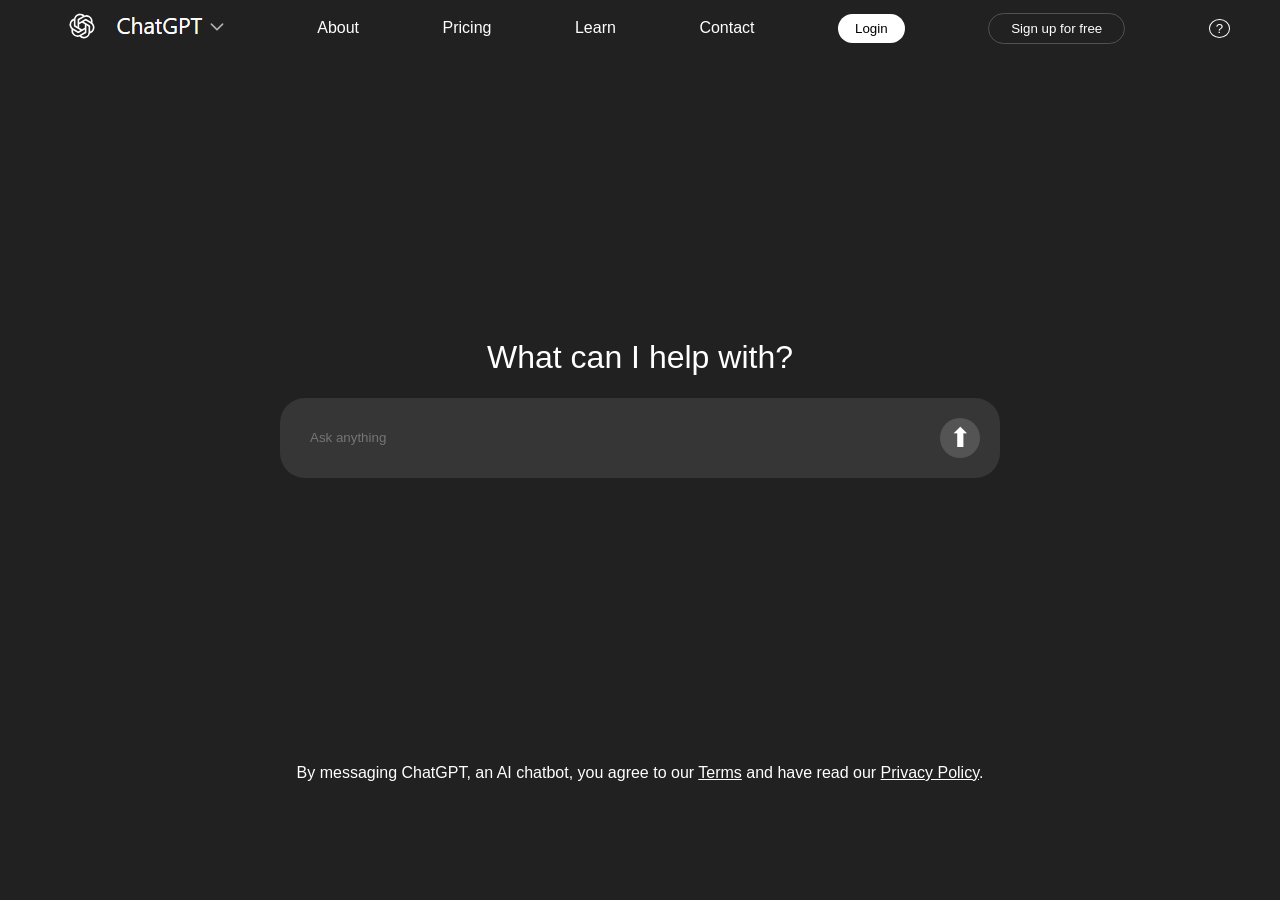
<file: index.html>
<!DOCTYPE html><html lang="en">
<head><meta charset="UTF-8"><meta name="viewport" content="width=device-width, initial-scale=1.0"><link rel="stylesheet" href="./home.css">
<title>ChatGPT</title></head><body><header>
<div class="head">
    <a href="./index.html"><img src="./gpt.png"></a>
<a href="./about.html">About</a>
<a href="./price.html">Pricing</a>
<a href="./learn.html">Learn</a>
<a href="./contact.html">Contact</a>
<button class="log">Login</button>
<button class="sign">Sign up for free</button>
<button class="w">?</button>
</div>

</header> 

<main>
<div class="cont">
    <h1>What can I help with?</h1>
    <div class="box">
        <input class="ask1" type="text" placeholder="Ask anything"><button class="ask">⬆</button>

    </div></div>
</main>

<footer>
    <p>By messaging ChatGPT, an AI chatbot, you agree to our <u>Terms</u> and have read our <u>Privacy Policy</u>.</p>

    <div class="footer-links">
    <a href="./about.html">About</a>
    <a href="./price.html">Pricing</a>
    <a href="./learn.html">Learn</a>
    <a href="./contact.html">Contact</a>
  </div>
</footer>

</body></html>
</file>
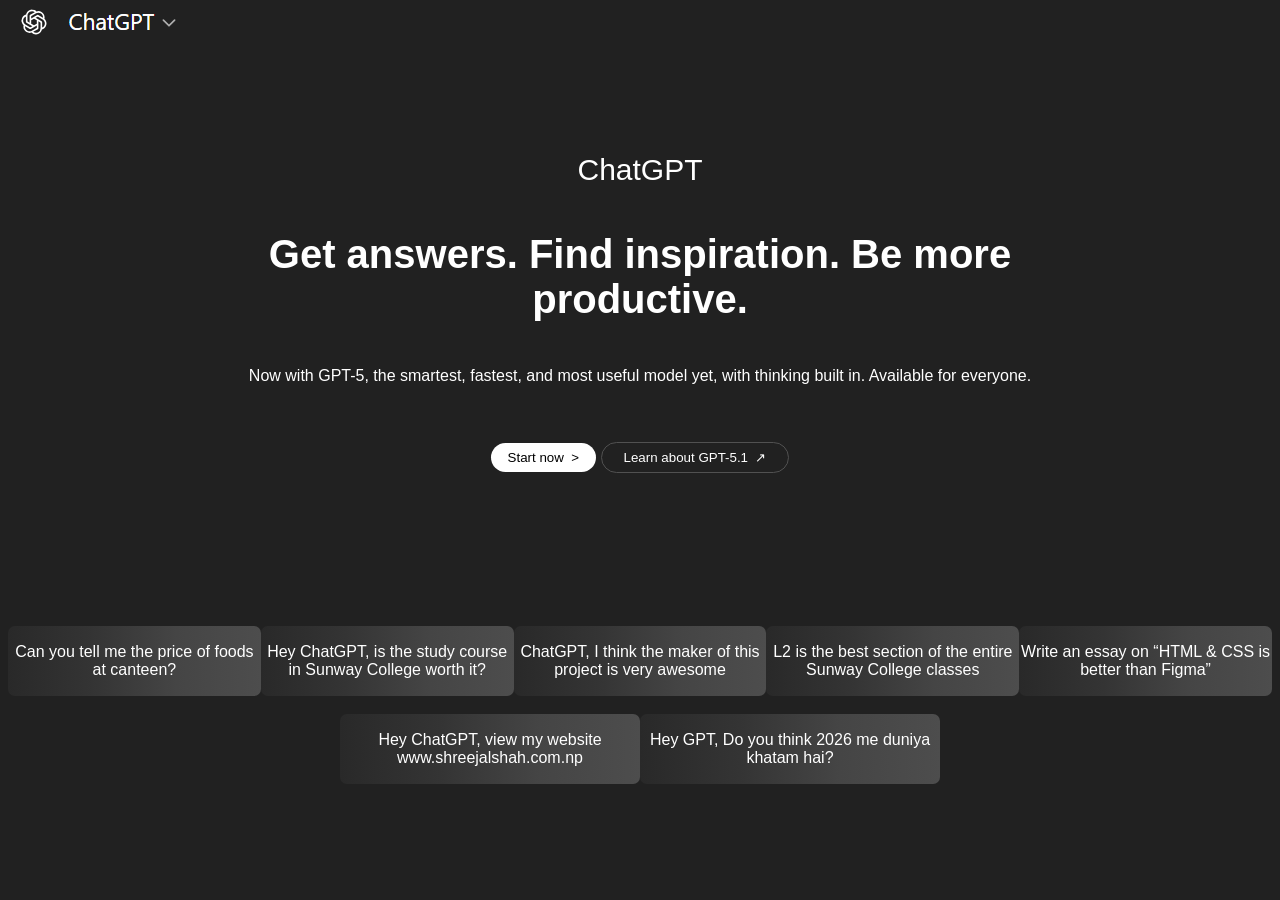
<file: about.html>
<!DOCTYPE html>
<html lang="en">
<head>
    <meta charset="UTF-8">
    <meta name="viewport" content="width=device-width, initial-scale=1.0"><link rel="stylesheet" href="./about.css">
    <title>About Page</title>
</head>
<body>
    <a href="./index.html"><img src="./gpt.png"></a>
    <header>
    <h3><a href="./index.html">ChatGPT</a></h3>
    <h1>Get answers. Find inspiration. Be more productive.</h1>
    <h4>Now with GPT-5, the smartest, fastest, and most useful model yet, with thinking built in. Available for everyone.</h4>
        <br><br>
    <a href="./index.html"><button class="start">Start now &nbsp;></button></a>
    <a href="./learn.html"><button class="learn">Learn about GPT-5.1 &nbsp;↗</button></a></header>

    <main>
        <div class="wrapper">
        <div class="m"><p>Can you tell me the price of foods at canteen?</p></div>
        <div class="m"><p>Hey ChatGPT, is the study course in Sunway College worth it?</p></div>
        <div class="m"><p>ChatGPT, I think the maker of this project is very awesome</p></div>
        <div class="m"><p>L2 is the best section of the entire Sunway College classes</p></div>
        <div class="m"><p>Write an essay on “HTML & CSS is better than Figma”</p></div>
        </div>
        <br>
        <div class="wrap">
        <div class="m"><p>Hey ChatGPT, view my website www.shreejalshah.com.np</p></div>
        <div class="m"><p>Hey GPT, Do you think 2026 me duniya khatam hai?</p></div>
        </div>
        <p class="power">Powered by OpenAI @2025</p>
        </main>

</body>
</html>
</file>
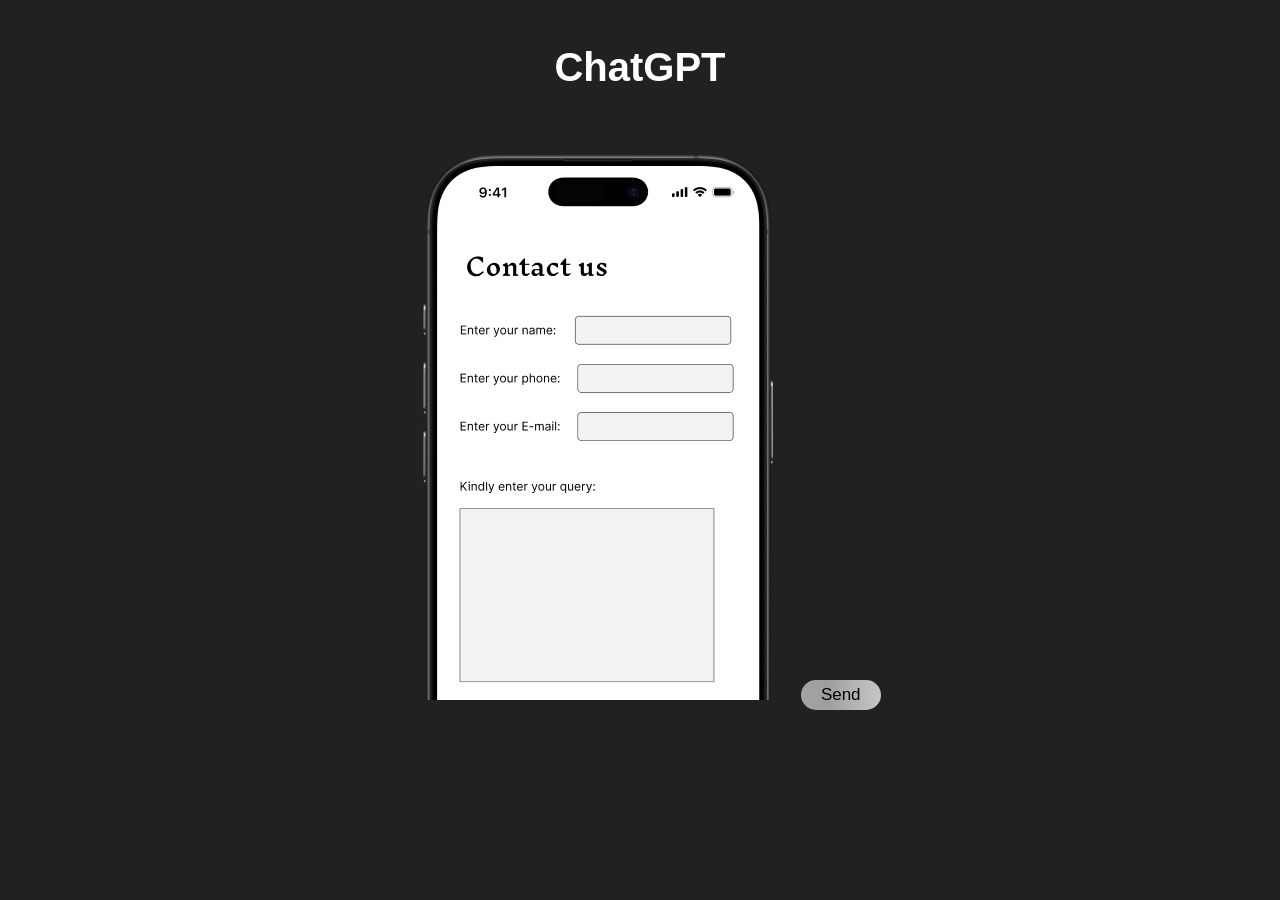
<file: contact.html>
<!DOCTYPE html>
<html lang="en">
<head>
    <meta charset="UTF-8">
    <meta name="viewport" content="width=device-width, initial-scale=1.0"><link rel="stylesheet" href="./contact.css">
    <title>Contact Page</title>
</head>
<body>
        <h1><a href="./index.html">ChatGPT</a></h1>
    <div class="desktop">
    <img src="./contact.png" alt="">
    <button class="btn">Send</button>
</div>

    <div class="mobile">
<h2>Contact us</h2>

<div class="name"><p>Enter your name: </p> <input class="nm" type="text"></div>
<div class="phone"><p>Enter your phone: </p><input class="ph" type="text"></div>
<div class="mail"><p>Enter your e-mail: </p><input class="ml" type="text"></div>

<p>Kindly enter your query:</p>
    <div class="big-box"></div>
        <button class="btn">Send</button>
    </div>
</body>
</html>
</file>
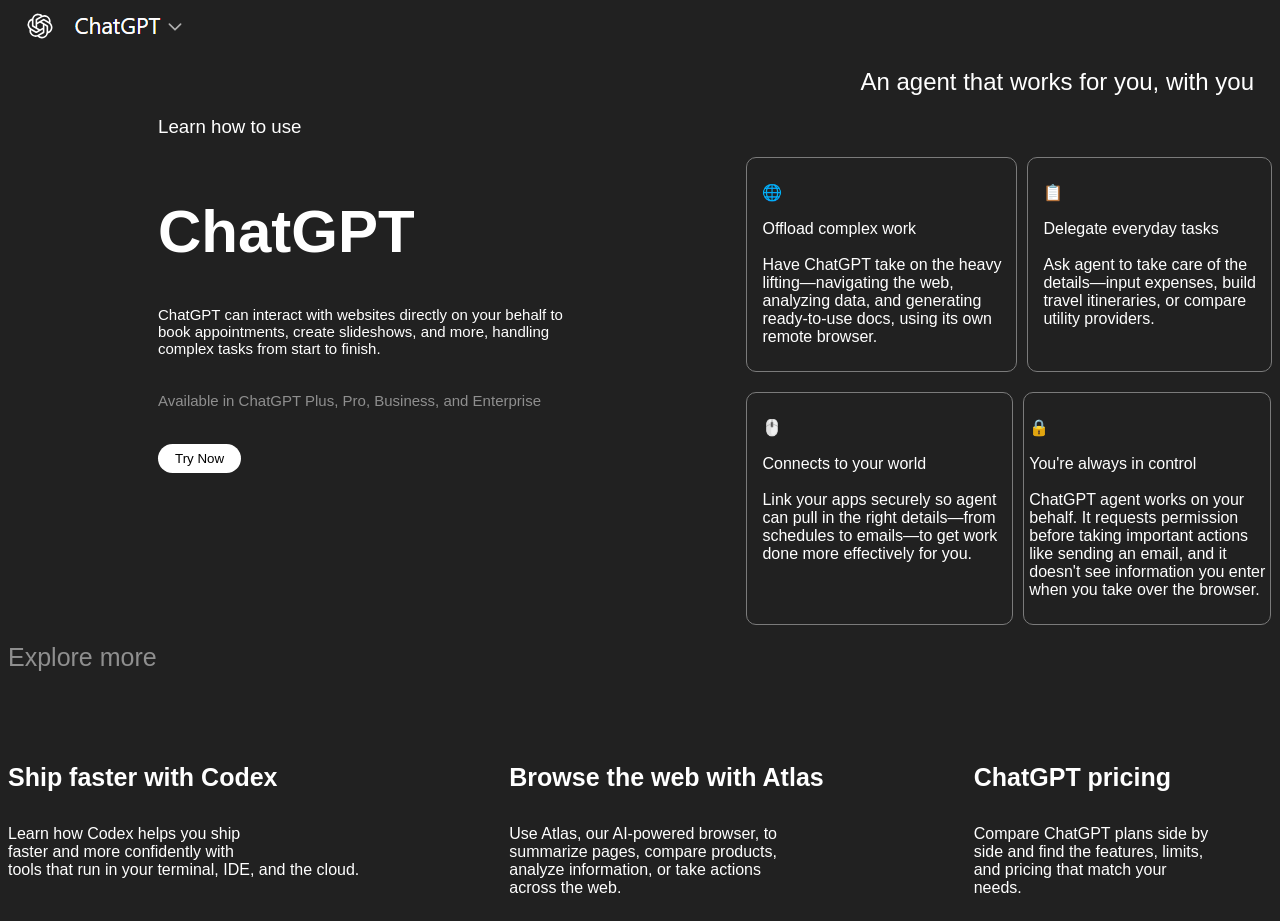
<file: learn.html>
<!DOCTYPE html>
<html lang="en">
<head>
    <meta charset="UTF-8">
    <meta name="viewport" content="width=device-width, initial-scale=1.0"><link rel="stylesheet" href="./learn.css">
    <title>Learn Page</title>
</head>
<body>
   <a href="./index.html"><img src="./gpt.png"></a>
    <h2>An agent that works for you, with you</h2>
    <header>
    <h3>Learn how to use</h3>
    <div class="wrap">
        <div class="semi">
        <h1><a href="./index.html">ChatGPT</a></h1>
        <h5>ChatGPT can interact with websites directly on your behalf to 
        <br>book appointments, create slideshows, and more, handling
        <br>complex tasks from start to finish.</h5>
    <h6>Available in ChatGPT Plus, Pro, Business, and Enterprise</h6>
    <a href="./index.html"><button class="btn">Try Now</button></a>
        </div>
    <div class="box">
        <div class="b1">
        <div class="globe">
            <h7 class="icon">🌐</h7><br><br>
            <h7 class="h">Offload complex work</h7><br><br>
            <h7 class="b">Have ChatGPT take on the heavy<br>lifting—navigating the web,<br>analyzing data, and generating<br>ready-to-use docs, using its own<br>remote browser.</h7>
        </div>
        <div class="clip">
            <h7 class="icon">📋</h7><br><br>
            <h7 class="head">Delegate everyday tasks</h7><br><br>
            <h7 class="body">Ask agent to take care of the<br>details—input expenses, build<br>travel itineraries, or compare<br>utility providers.</h7>
        </div></div>
        <div class="b2">
        <div class="mouse">
            <h7 class="icon">🖱️</h7><br><br>
            <h7 class="head">Connects to your world</h7><br><br>
            <h7 class="body">Link your apps securely so agent<br>can pull in the right details—from<br>schedules to emails—to get work<br>done more effectively for you.</h7>
        </div>
        <div class="lock">
            <h7 class="icon">🔒</h7><br><br>
            <h7 class="head">You're always in control</h7><br><br>
            <h7 class="body">ChatGPT agent works on your<br>behalf. It requests permission<br>before taking important actions<br>like sending an email, and it<br>doesn't see information you enter<br>when you take over the browser.</h7>
        </div></div>
    </div></div>
    </header>



    <h6 class="exp">Explore more</h6>
    <div class="foot">
        <div class="ship"><h4>Ship faster with Codex</h4>
            <p>Learn how Codex helps you ship<br>faster and more confidently with<br>tools that run in your terminal, IDE, and the cloud.</p></div>
        <div class="web"><h4>Browse the web with Atlas</h4>
            <p>Use Atlas, our AI-powered browser, to<br>summarize pages, compare products,<br>analyze information, or take actions<br>across the web.</p></div>
        <div class="price"><h4>ChatGPT pricing</h4>
            <p>Compare ChatGPT plans side by<br>side and find the features, limits,<Br>and pricing that match your<br>needs.</p></div>
        </div>
</body>
</html>
</file>
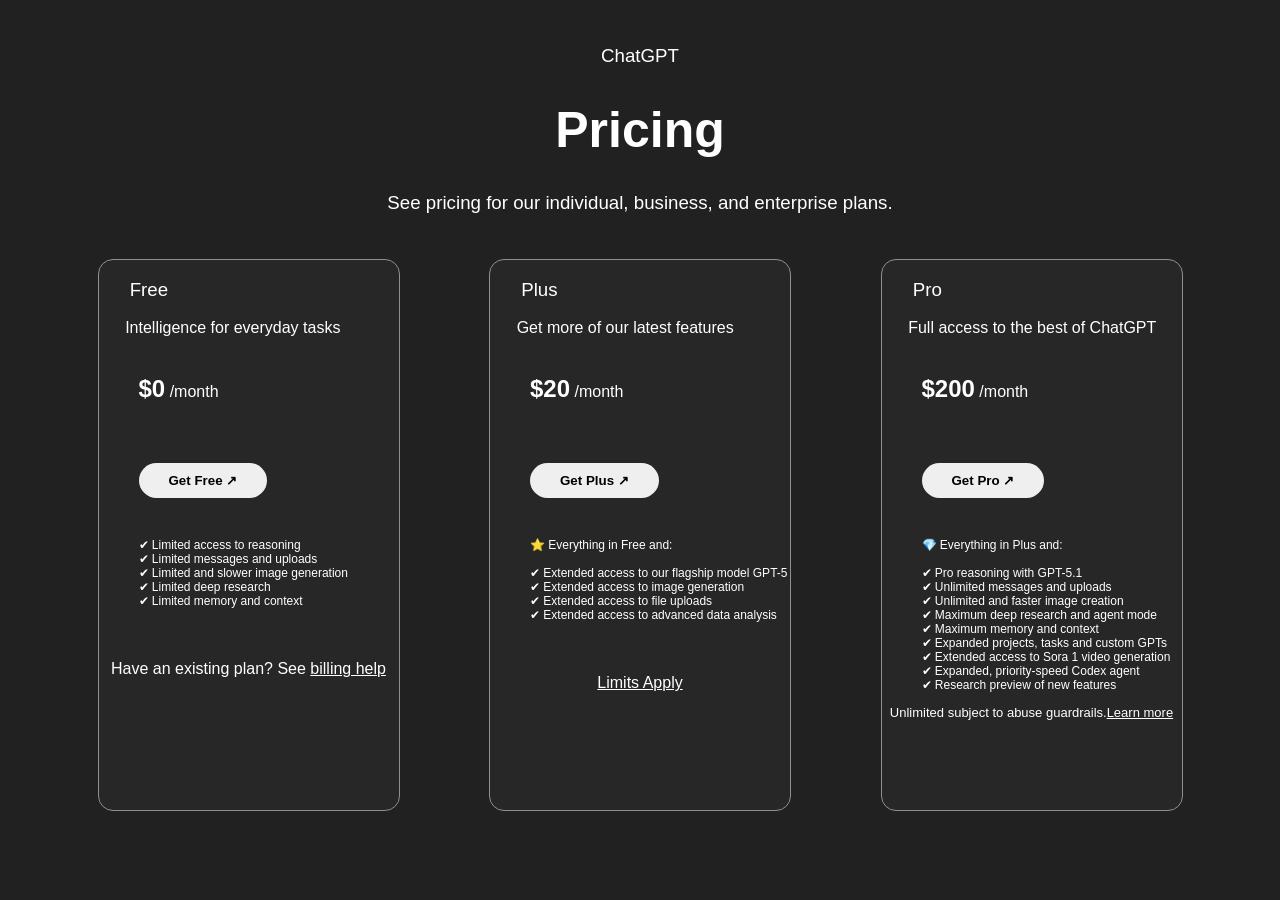
<file: price.html>
<!DOCTYPE html>
<html lang="en">
<head>
    <meta charset="UTF-8">
    <meta name="viewport" content="width=device-width, initial-scale=1.0"><link rel="stylesheet" href="./price.css">
    <title>Pricing Page</title>
</head>
<body>
    <header>
    <h3><a href="./index.html">ChatGPT</a></h3>
    <h1>Pricing</h1>
    <h3>See pricing for our individual, business, and enterprise plans.</h3></header>

<main><div class="boxes">
    <div class="free">
        <h3>&nbsp;&nbsp;&nbsp;&nbsp;&nbsp; Free</h3>
        <a>&nbsp;&nbsp;&nbsp;&nbsp;&nbsp; Intelligence for everyday tasks</a><br><br>
        <h2>&nbsp;&nbsp;&nbsp;&nbsp;&nbsp; $0</h2><l>&nbsp;/month</l>
        <a href="./index.html"><button class="btn">Get Free ↗</button></a>
        <ul>
            <li>✔ Limited access to reasoning</li>
            <li>✔ Limited messages and uploads</li>
            <li>✔ Limited and slower image generation</li>
            <li>✔ Limited deep research</li>
            <li>✔ Limited memory and context</li></ul><br><br>
            <p>Have an existing plan? See <u>billing help</u></p>
    </div>

    <div class="plus">
        <h3>&nbsp;&nbsp;&nbsp;&nbsp;&nbsp; Plus</h3>
        <a>&nbsp;&nbsp;&nbsp;&nbsp;&nbsp; Get more of our latest features</a><br><br>
        <h2>&nbsp;&nbsp;&nbsp;&nbsp;&nbsp; $20</h2><l>&nbsp;/month</l>
        <button class="btn">Get Plus ↗</button>
        <ul>
            <a>⭐ Everything in Free and:</a><br><br>
            <li>✔ Extended access to our flagship model GPT-5</li>
            <li>✔ Extended access to image generation</li>
            <li>✔ Extended access to file uploads</li>
            <li>✔ Extended access to advanced data analysis</li></ul><br><br>
            <p><u>Limits Apply</u></p>
    </div>

    <div class="pro">
        <h3>&nbsp;&nbsp;&nbsp;&nbsp;&nbsp; Pro</h3>
        <a>&nbsp;&nbsp;&nbsp;&nbsp;&nbsp; Full access to the best of ChatGPT</a><br><br>
        <h2>&nbsp;&nbsp;&nbsp;&nbsp;&nbsp; $200</h2><l>&nbsp;/month</l>
        <button class="btn">Get Pro ↗</button>
        <ul>
            <a>💎 Everything in Plus and:</a><br><br>
            <li>✔ Pro reasoning with GPT-5.1</li>
            <li>✔ Unlimited messages and uploads</li>
            <li>✔ Unlimited and faster image creation</li>
            <li>✔ Maximum deep research and agent mode</li>
            <li>✔ Maximum memory and context</li>
            <li>✔ Expanded projects, tasks and custom GPTs</li>
            <li>✔ Extended access to Sora 1 video generation</li>
            <li>✔ Expanded, priority-speed Codex agent</li>
            <li>✔ Research preview of new features</li></ul>

<p class="p">Unlimited subject to abuse guardrails.<u>Learn more</u></p>
    </div>

</div></main>
</body>
</html>
</file>
<file: home.css>
@import url('https://fonts.cdnfonts.com/css/sf-pro-display');

body{
    background-color: #212121;
    color: white;
    font-family: 'SF Pro Display', sans-serif;
    text-align: center;
}

a{text-decoration: none; color: white;}

.head{
    display: flex;
    justify-content: space-around;
    align-items: center;
}

.box{
    align-items: center;
    justify-content: space-between;
    display: flex;
    text-align: left;
    background-color: #363636;
    padding: 20px;
    border-radius: 25px;
    width: 80vh;
    box-sizing: border-box;
}

.cont{
    display: inline-block;
    justify-content: center;
    align-items: center;
    margin: 30vh;
}

.log{
    background-color: white;
    color: black;
    border-radius: 25px;
    border: none;
    padding: 7px 17px;
}

.sign{
    color: white;
    background-color: #212121;
    border: #515151 1px solid;
    border-radius: 25px;
    padding: 7px 22px;
}

.w{
    background-color: #212121;
    border: white 1px solid;
    border-radius: 50%;
    color: white;
}

h1{font-weight: lighter;}

.ask{
    position: relative;
    border: none;
    border-radius: 50%;
    background-color: #545454;
    width: 40px;
    height: 40px;
    color: white;
    font-size: 27px;
    text-align: center;
}

.ask1{
    background-color: #363636;
    border: none;
    padding: 10px;
    color: white;
    outline: none;
}

p{
    font-weight: lighter;
}

.footer-links{display: none;}

@media (max-width: 600px) {

    .head > a:not(:first-child) {
        display: none;
    }

    footer p {
        display: none;
    }

    footer {
        display: flex;
        justify-content: center;
        padding: 20px;
        position: fixed;
        bottom: 0;
        left: 0;
        width: 100%;
        background-color: #212121;
    }

    footer::before {
        content: "";
        display: none;
    }

    footer a {
        display: inline-block;
        font-size: 14px;
        color: white;
        margin: 0 10px;
    }

    .cont {
        margin: 20vh 0;
        padding-bottom: 80px;
    }

    .box {
        width: 90vw;
    }
      .log, .sign{
    font-size: 12px;
    padding: 5px 10px;
  }

  .footer-links{display: block;}

  .w{
    width: 28px;
    height: 28px;
  }

  .ask{
    width: 30px;
    height: 30px;
    font-size: 16px;
}}
</file>
<file: about.css>
@import url('https://fonts.cdnfonts.com/css/sf-pro-display');
              
body{
    background-color: #212121;
    color: white;
    font-family: 'SF Pro Display', sans-serif;
    text-align: center;
}

a{text-decoration: none; color: white;}
h1{margin: 5vh; font-size: 40px; text-align: center;}
h3{text-align: center; font-size: 30px; font-weight: normal;}
h4{text-align: center; font-weight: lighter;}
img{position: absolute; top: 4px; left: 2px;}
header{margin: 17vh;}
main{margin: 0vh;}

.start{
    background-color: white;
    color: black;
    border-radius: 25px;
    border: none;
    padding: 7px 17px;
    cursor: pointer;
}

.learn{
    color: white;
    background-color: #212121;
    border: #515151 1px solid;
    border-radius: 25px;
    padding: 7px 22px;
    cursor: pointer;
}

.m{
    background: linear-gradient(to right, #292929, #343434, #454545, #4d4d4d);
    border-radius: 7px;
    width: 300px;
    height: 70px;
    display: flex;
    justify-content: center;
    align-items: center;
}

.wrapper{display: flex;}
.wrap{display: flex; justify-content: center; align-items: center;}
.power{display: none;}

@media (max-width: 600px) {
  img{display: none;}

  body {
    overflow-x: hidden;
  }

  header {
    margin: 17vh 5vw;
  }

  h1 {
    font-size: 32px;
    margin: 4vh 0;
  }

  h3 {
    font-size: 22px;
  }

  h4 {
    font-size: 14px;
  }


  .m {
    width: 90%;
    max-width: 300px;
    height: 70px;
  }

  img {
    position: absolute;
    top: 6px;
    left: 6px;
    width: 28px;
  }

  .start,
  .learn {
    padding: 8px 20px;
    font-size: 14px;
  }
  .wrapper, .wrap{
    display: none;
  }
  .power{display: flex; text-align: center; justify-content: center; align-items: center; font-weight: lighter;}
}
</file>
<file: contact.css>
@import url('https://fonts.googleapis.com/css2?family=Inknut+Antiqua:wght@300;400;500;600;700;800;900&display=swap');
@import url('https://fonts.cdnfonts.com/css/sf-pro-display');
              
body{
    background-color: #212121;
    color: white;
    font-family: 'SF Pro Display', sans-serif;
    text-align: center;
}

a{text-decoration: none; color: white;}
h1{margin: 5vh; font-size: 40px;}
h2{font-family: 'Inknut Antiqua', serif; color: white;}
.mobile{display: none;}

.btn{
    background: linear-gradient(to right, rgb(163, 163, 163), #9e9e9e, rgb(180, 180, 180), rgb(197, 197, 197)) ;
    padding: 5px 20px;
    font-size: 17px;
    border-bottom: white;
    border-top: white;
    border-left: none;
    border-right: none;
    border-radius: 50px;
    cursor: pointer;
}

@media (max-width: 600px){
.mobile{display: block;}
.desktop{display: none;}
*{text-align: left;}
h1{text-align: center;}
h2{text-align: left; margin-left: 5vh; font-weight: lighter;}
.big-box{background-color: #F3F3F3; padding: 100px;}
.name, .mail, .phone{display: flex; justify-content: space-between; align-items: left;}
.nm, .ml, .ph {border-radius: 10px; background-color: #F3F3F3; height: 30px;}
.btn{display: flex; justify-self: right; align-items: right; margin-top: 2vh;}
}
</file>
<file: learn.css>
@import url('https://fonts.cdnfonts.com/css/sf-pro-display');
              
body{
    background-color: #212121;
    color: white;
    font-family: 'SF Pro Display', sans-serif;
}

a{text-decoration: none; color: white;}
h1{font-size: 60px; font-weight: medium;}
h2{text-align: right; font-weight: normal; margin-right: 2vh;}
h3{font-weight: normal;}
h4{font-weight: bold; font-size: 25px;}
h5{font-weight: lighter; font-size: 15px;}
h6{font-weight: lighter; color: #8f8f8f; font-size: 15px;}
p{font-weight: lighter;}

.btn{
    background-color: white;
    color: black;
    border-radius: 25px;
    border: none;
    padding: 7px 17px;
    cursor: pointer;
}

header{
    margin-left: 150px;
}

.exp{font-size: 25px; margin-top: 2vh;}

.foot{
    display: flex;
    gap: 150px;
    flex-wrap: wrap;
    margin-top: 0px;
}

.globe{
    border: 1px #7b7b7b solid;
    border-radius: 10px;
    padding: 25px 15px;
    display: block;
}

.clip{
    border: 1px #7b7b7b solid;
    border-radius: 10px;
    padding: 25px 15px;
    display: block;
}

.mouse{
    border: 1px #7b7b7b solid;
    border-radius: 10px;
    padding: 25px 15px;
    display: block;
}

.lock{
    border: 1px #7b7b7b solid;
    border-radius: 10px;
    padding: 25px 5px;
    display: block;
}

.b1{
    display: flex;
    gap: 10px;
}

.b2{
    display: flex;
    gap: 10px;
    margin-top: 20px;
}

.wrap{
    display: flex;
    justify-content: space-between;
}

@media (max-width: 600px) {

  body {
    padding: 0 16px;
  }

  header {
    margin-left: 0;
    margin-top: 40px;
  }

  h1 {
    font-size: 36px;
    line-height: 1.1;
  }

  h2, h5{
    display: none;
  }

  .wrap {
    flex-direction: column;
    align-items: flex-start;
    gap: 12px;
  }

  .btn {
    padding: 6px 14px;
    font-size: 13px;
  }

  .exp {
    font-size: 16px;
    margin-top: 8px;
  }

  .foot {
    gap: 12px;
    margin-top: 30px;
    justify-content: center;
  }

  .globe,
  .clip,
  .mouse,
  .lock {
    width: 100%;
    padding: 16px;
  }

  .b1,
  .b2 {
    flex-direction: column;
    width: 100%;
    gap: 12px;
  }

  h4 {
    font-size: 18px;
  }

  .exp, .foot {
    display: none;
  }
  .semi{display: flex;}
  h6 {
    display: none;
  }
  .semi{
    display: flex;
    justify-content: space-between;
    align-items: center;
    width: 100%;
    padding: 0 20px;
  }
}
</file>
<file: price.css>
@import url('https://fonts.cdnfonts.com/css/sf-pro-display');
              
body{
    background-color: #212121;
    color: white;
    font-family: 'SF Pro Display', sans-serif;
    text-align: center;
}

header{margin: 5vh;}
a{text-decoration: none; color: white;}
h3{font-weight: lighter;}
h1{font-weight: light; font-size: 50px;}
p{text-align: center; font-weight: lighter;}
ul{list-style-type: none; margin: 0px; font-weight: lighter; text-align: left; font-size: 12px;}

.boxes{
    display: flex;
    justify-content: space-evenly;
    align-items: center;
}

.free{
    background-color: #272727;
    border: 1px #909090 solid;
    border-radius: 15px;
    width: 300px;
    height:550px;
    text-align: left;
    margin: 0px;
}

h2, l{
    display: inline-block;
}

.btn{
    text-align: center;
    display: flex;
    align-items: center;
    justify-content: center;
    padding: 10px 30px;
    border: none;
    border-radius: 50px;
    font-weight: 100px;
    font-weight: bold;
    margin: 40px;
    cursor: pointer;
}


.plus{
    background-color: #272727;
    border: 1px #909090 solid;
    border-radius: 15px;
    width: 300px;
    height:550px;
    text-align: left;
    margin: 0px;
}

.pro{
    background-color: #272727;
    border: 1px #909090 solid;
    border-radius: 15px;
    width: 300px;
    height:550px;
    text-align: left;
    margin: 0px;
}

.p{
    font-size: 13px;
}

@media (max-width: 600px) {
    /* Stack cards vertically */
    .boxes {
        flex-direction: column;
        height: auto;
        padding-bottom: 50px;
    }

    /* Adjust card sizing for mobile width */
    .free, .plus, .pro {
        width: 90vw;
        height: auto;
        margin-bottom: 24px;
        padding: 20px 0;
    }

    /* Match button style (White pill) */
    .btn {
        background-color: white;
        color: black;
        width: 85%;
        margin: 20px auto;
    }

    /* Ensure header text fits */
    header {
        padding: 0 20px;
        margin-bottom: 40px;
    }
}
</file>
